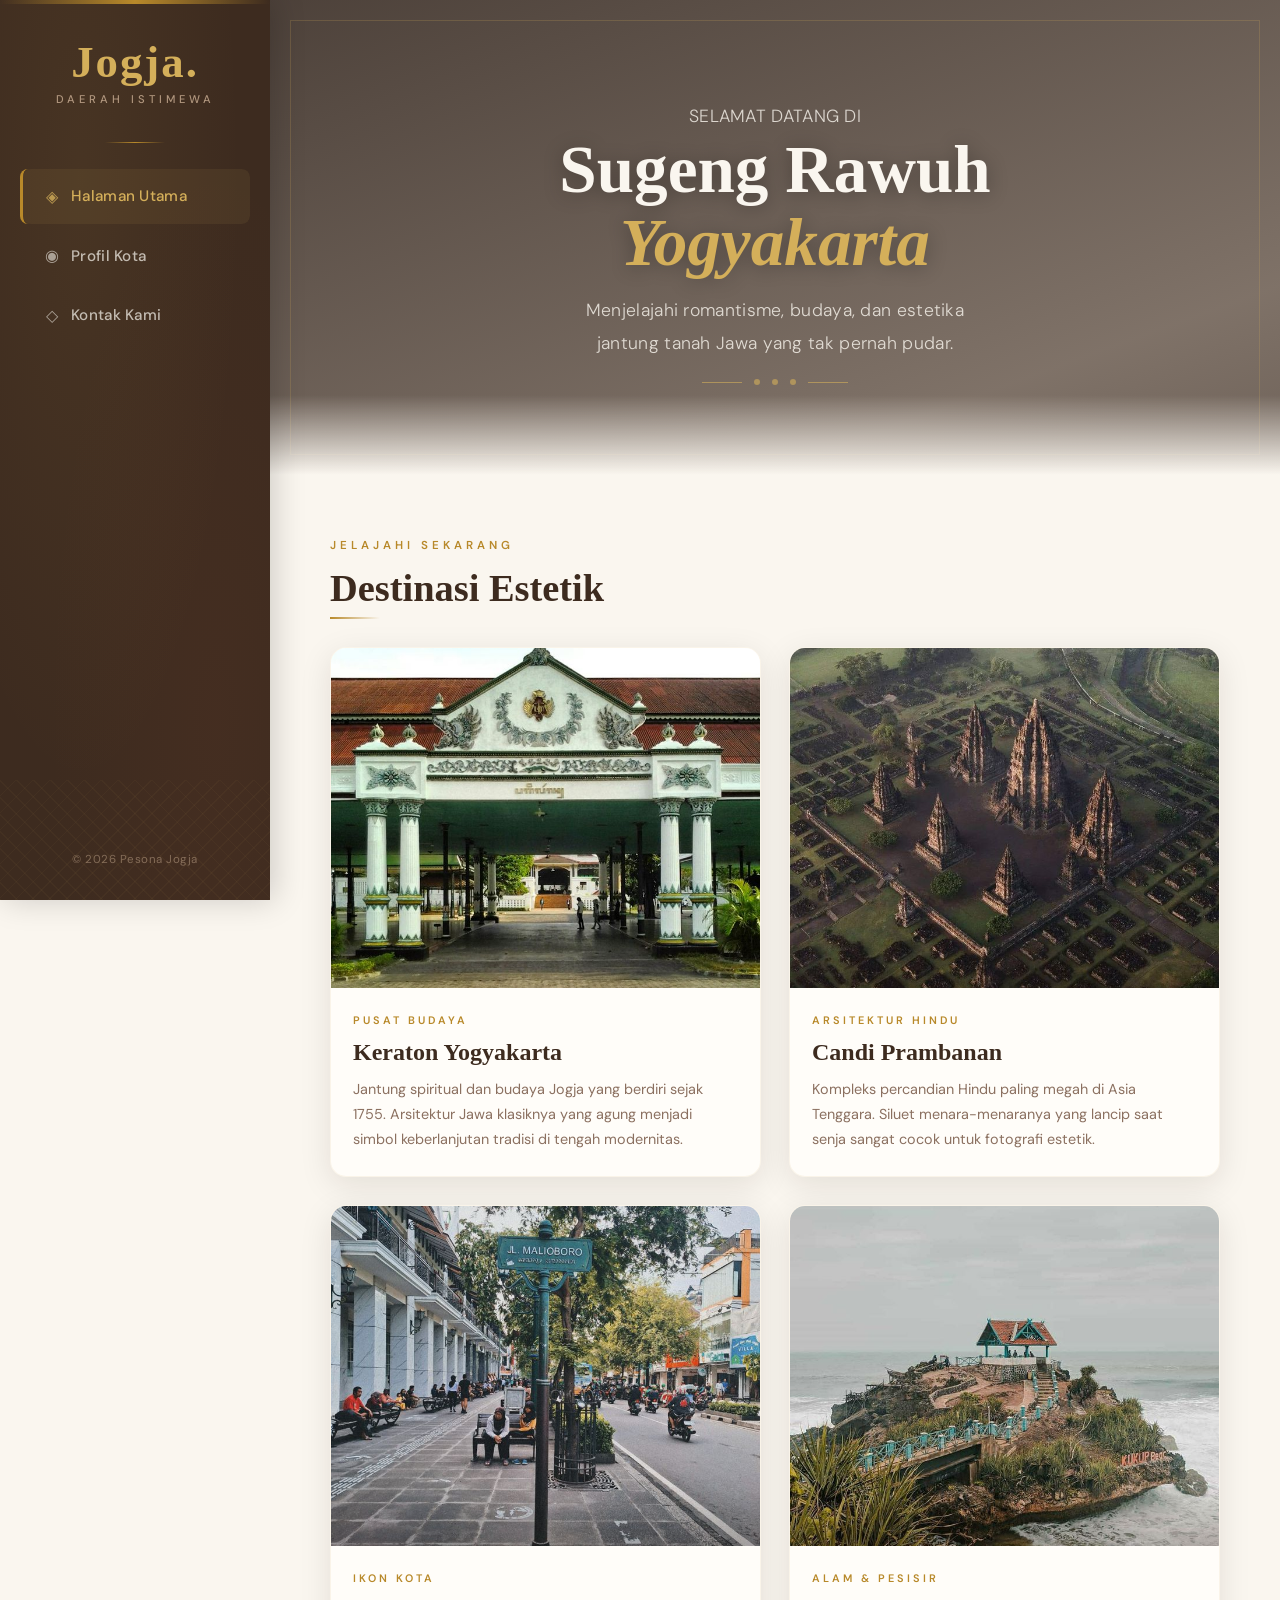
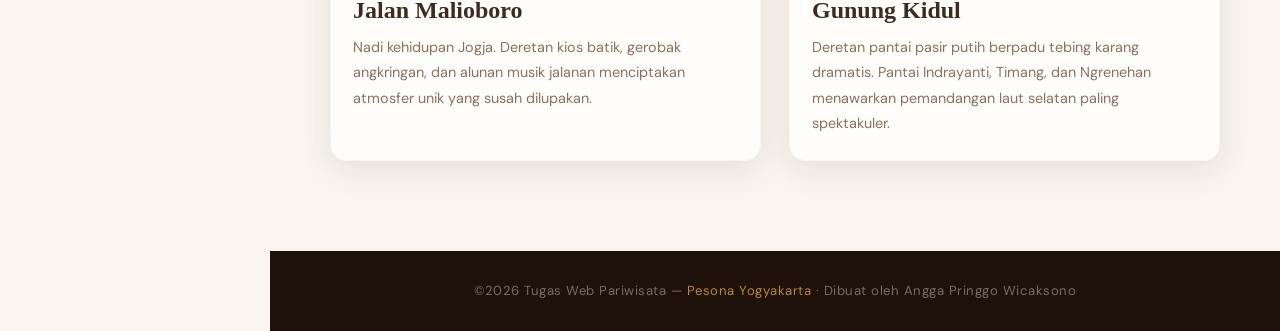
<file: index.html>
<!DOCTYPE html>
<html lang="id">
<head>
    <meta charset="UTF-8">
    <meta name="viewport" content="width=device-width, initial-scale=1.0">
    <title>Pesona Jogja — Halaman Utama</title>
    <link rel="stylesheet" href="style.css">
</head>
<body>

<div class="wrapper">

    <div class="sidebar">
        <div class="sidebar-brand">
            <h2 class="sidebar-title">Jogja.</h2>
            <p class="sidebar-sub">Daerah Istimewa</p>
        </div>
        <div class="sidebar-divider"></div>
        <ul class="menu">
            <li>
                <a href="index.html" class="active">
                    <span class="menu-icon">◈</span> Halaman Utama
                </a>
            </li>
            <li>
                <a href="profil.html">
                    <span class="menu-icon">◉</span> Profil Kota
                </a>
            </li>
            <li>
                <a href="kontak.html">
                    <span class="menu-icon">◇</span> Kontak Kami
                </a>
            </li>
        </ul>
        <div class="sidebar-footer">
            <p>© 2026 Pesona Jogja</p>
        </div>
    </div>

    <div class="main-area">

        <div class="header">
            <p class="header-eyebrow">Selamat Datang di</p>
            <h1>Sugeng Rawuh<br><span>Yogyakarta</span></h1>
            <p>Menjelajahi romantisme, budaya, dan estetika<br>jantung tanah Jawa yang tak pernah pudar.</p>
            <div class="header-ornament">
                <span></span>
                <i></i>
                <i></i>
                <i></i>
                <span></span>
            </div>
        </div>

        <div class="content">

            <div class="section-header">
                <span class="section-eyebrow">Jelajahi Sekarang</span>
                <h2 class="section-title">Destinasi Estetik</h2>
            </div>

            <div class="pinterest-grid">

                <div class="pin-card">
                    <div class="pin-card-img">
                        <img src="keraton.jpg" alt="Keraton Yogyakarta">
                    </div>
                    <div class="pin-card-body">
                        <span class="pin-card-tag">Pusat Budaya</span>
                        <h3>Keraton Yogyakarta</h3>
                        <p>Jantung spiritual dan budaya Jogja yang berdiri sejak 1755. Arsitektur Jawa klasiknya yang agung menjadi simbol keberlanjutan tradisi di tengah modernitas.</p>
                    </div>
                </div>

                <div class="pin-card">
                    <div class="pin-card-img">
                        <img src="prambanan.jpg" alt="Candi Prambanan">
                    </div>
                    <div class="pin-card-body">
                        <span class="pin-card-tag">Arsitektur Hindu</span>
                        <h3>Candi Prambanan</h3>
                        <p>Kompleks percandian Hindu paling megah di Asia Tenggara. Siluet menara-menaranya yang lancip saat senja sangat cocok untuk fotografi estetik.</p>
                    </div>
                </div>

                <div class="pin-card">
                    <div class="pin-card-img">
                        <img src="malioboro.jpg" alt="Jalan Malioboro">
                    </div>
                    <div class="pin-card-body">
                        <span class="pin-card-tag">Ikon Kota</span>
                        <h3>Jalan Malioboro</h3>
                        <p>Nadi kehidupan Jogja. Deretan kios batik, gerobak angkringan, dan alunan musik jalanan menciptakan atmosfer unik yang susah dilupakan.</p>
                    </div>
                </div>

                <div class="pin-card">
                    <div class="pin-card-img">
                        <img src="gunung kidul.jpg" alt="Pantai Gunungkidul">
                    </div>
                    <div class="pin-card-body">
                        <span class="pin-card-tag">Alam & Pesisir</span>
                        <h3>Gunung Kidul</h3>
                        <p>Deretan pantai pasir putih berpadu tebing karang dramatis. Pantai Indrayanti, Timang, dan Ngrenehan menawarkan pemandangan laut selatan paling spektakuler.</p>
                    </div>
                </div>

            </div>
        </div>

        <div class="footer">
            <p>©2026 Tugas Web Pariwisata — <span>Pesona Yogyakarta</span> · Dibuat oleh Angga Pringgo Wicaksono</p>
        </div>

    </div>
</div>

</body>
</html>
</file>
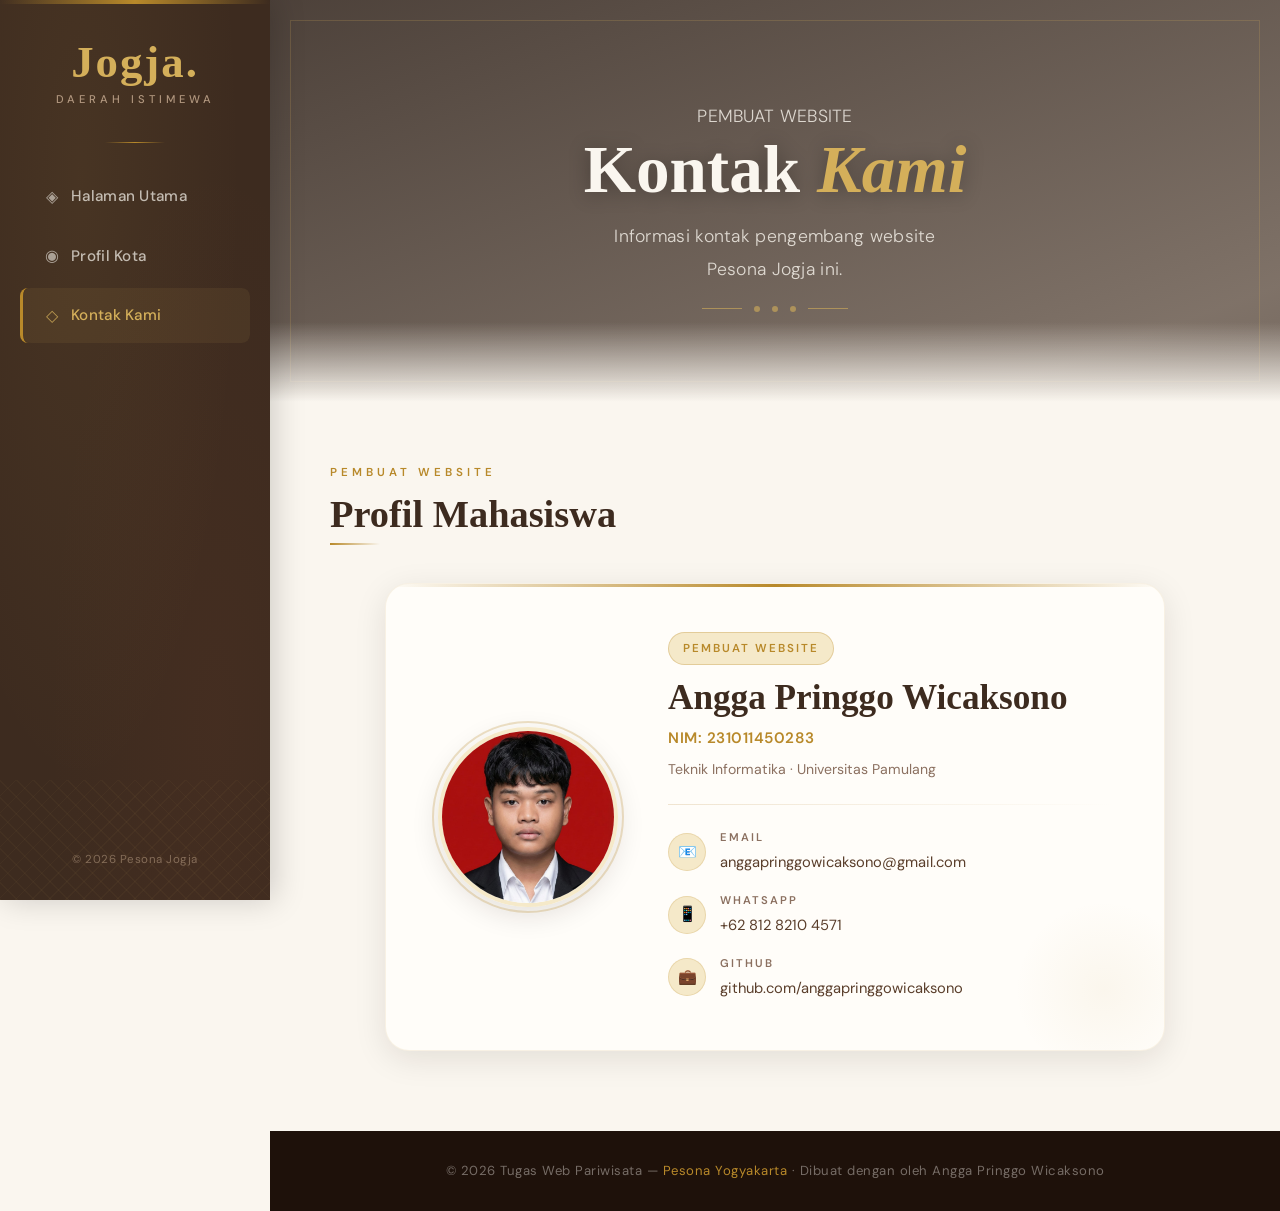
<file: kontak.html>
<!DOCTYPE html>
<html lang="id">
<head>
    <meta charset="UTF-8">
    <meta name="viewport" content="width=device-width, initial-scale=1.0">
    <title>Pesona Jogja — Kontak</title>
    <link rel="stylesheet" href="style.css">
</head>
<body>

<div class="wrapper">

    <div class="sidebar">
        <div class="sidebar-brand">
            <h2 class="sidebar-title">Jogja.</h2>
            <p class="sidebar-sub">Daerah Istimewa</p>
        </div>
        <div class="sidebar-divider"></div>
        <ul class="menu">
            <li>
                <a href="index.html">
                    <span class="menu-icon">◈</span> Halaman Utama
                </a>
            </li>
            <li>
                <a href="profil.html">
                    <span class="menu-icon">◉</span> Profil Kota
                </a>
            </li>
            <li>
                <a href="kontak.html" class="active">
                    <span class="menu-icon">◇</span> Kontak Kami
                </a>
            </li>
        </ul>
        <div class="sidebar-footer">
            <p>© 2026 Pesona Jogja</p>
        </div>
    </div>

    <div class="main-area">
        <div class="header" style="background-image: linear-gradient(160deg, rgba(30,17,10,0.82) 0%, rgba(61,43,31,0.65) 55%, rgba(30,17,10,0.80) 100%), url('https://images.unsplash.com/photo-1588668214407-6ea9a6d8c272?auto=format&fit=crop&w=1400&q=85');">
            <p class="header-eyebrow">Pembuat Website</p>
            <h1>Kontak <span>Kami</span></h1>
            <p>Informasi kontak pengembang website<br>Pesona Jogja ini.</p>
            <div class="header-ornament">
                <span></span><i></i><i></i><i></i><span></span>
            </div>
        </div>

        <div class="content">

            <div class="section-header">
                <span class="section-eyebrow">Pembuat Website</span>
                <h2 class="section-title">Profil Mahasiswa</h2>
            </div>

            <div class="student-card-wrap">
                <div class="student-card">
                    <div class="student-avatar">
                        <img src="Foto Diri.jpg" alt="Foto Profil Mahasiswa">
                    </div>

                    <div class="student-info">

                        <div class="student-badge">Pembuat Website</div>
                        <h2 class="student-name">Angga Pringgo Wicaksono</h2>
                        <p class="student-nim">NIM: 231011450283</p>
                        <p class="student-prodi">Teknik Informatika · Universitas Pamulang</p>
                        <div class="student-divider"></div>

                        <div class="student-contacts">

                            <div class="contact-item">
                                <div class="contact-icon">📧</div>
                                <div class="contact-detail">
                                    <strong>Email</strong>
                                    <span>anggapringgowicaksono@gmail.com</span>
                                </div>
                            </div>

                            <div class="contact-item">
                                <div class="contact-icon">📱</div>
                                <div class="contact-detail">
                                    <strong>WhatsApp</strong>
                                    <span>+62 812 8210 4571</span>
                                </div>
                            </div>

                            <div class="contact-item">
                                <div class="contact-icon">💼</div>
                                <div class="contact-detail">
                                    <strong>GitHub</strong>
                                    <span>github.com/anggapringgowicaksono</span>
                                </div>
                            </div>

                        </div>

                    </div>
                </div>
            </div>

        </div>
        <div class="footer">
            <p>© 2026 Tugas Web Pariwisata — <span>Pesona Yogyakarta</span> · Dibuat dengan oleh Angga Pringgo Wicaksono</p>
        </div>

    </div>
</div>

</body>
</html>
</file>
<file: style.css>
@import url('https://fonts.googleapis.com/css2?family=Cormorant+Garant:ital,wght@0,400;0,600;0,700;1,400&family=DM+Sans:wght@300;400;500;600&display=swap');

:root {
    --brown-deep:   #1E110A;
    --brown-main:   #3D2B1F;
    --brown-mid:    #5C3D2E;
    --brown-light:  #8B6650;
    --cream:        #FAF6EF;
    --cream-dark:   #F0E4D0;
    --cream-card:   #FFFDF9;
    --gold:         #B8892A;
    --gold-light:   #D4AF5A;
    --gold-pale:    #F5E9C9;
    --terra:        #B5563A;
    --text-dark:    #1E110A;
    --text-mid:     #5A3E2B;
    --text-soft:    #8B7060;
    --text-light:   #B0967E;
    --shadow-soft:  0 4px 20px rgba(30,17,10,0.08);
    --shadow-card:  0 8px 32px rgba(30,17,10,0.10);
    --shadow-hover: 0 16px 48px rgba(30,17,10,0.16);
    --radius-sm:    8px;
    --radius-md:    16px;
    --radius-lg:    24px;
    --transition:   all 0.35s cubic-bezier(0.4, 0, 0.2, 1);
}

*, *::before, *::after {
    margin: 0;
    padding: 0;
    box-sizing: border-box;
}

html { scroll-behavior: smooth; }

body {
    background-color: var(--cream);
    color: var(--text-dark);
    font-family: 'DM Sans', sans-serif;
    font-weight: 400;
    line-height: 1.85;
}

img { display: block; }

.wrapper {
    display: flex;
    min-height: 100vh;
}

.sidebar {
    width: 270px;
    background-color: var(--brown-main);
    background-image:
        radial-gradient(ellipse at 30% 20%, rgba(212,175,90,0.07) 0%, transparent 60%),
        radial-gradient(ellipse at 80% 80%, rgba(181,86,58,0.06) 0%, transparent 55%);
    color: var(--cream);
    display: flex;
    flex-direction: column;
    align-items: center;
    padding: 40px 0 30px;
    position: fixed;
    height: 100vh;
    box-shadow: 4px 0 30px rgba(0,0,0,0.18);
    z-index: 10;
    overflow: hidden;
}

.sidebar::before {
    content: '';
    position: absolute;
    top: 0; left: 0; right: 0;
    height: 4px;
    background: linear-gradient(90deg, transparent, var(--gold), transparent);
}

.sidebar::after {
    content: '';
    position: absolute;
    bottom: 0; left: 0; right: 0;
    height: 120px;
    background-image:
        repeating-linear-gradient(
            45deg,
            rgba(212,175,90,0.04) 0px,
            rgba(212,175,90,0.04) 1px,
            transparent 1px,
            transparent 12px
        ),
        repeating-linear-gradient(
            -45deg,
            rgba(212,175,90,0.04) 0px,
            rgba(212,175,90,0.04) 1px,
            transparent 1px,
            transparent 12px
        );
    pointer-events: none;
}

.sidebar-brand {
    text-align: center;
    margin-bottom: 10px;
    padding: 0 20px;
}

.sidebar-title {
    font-family: 'Cormorant Garant', serif;
    font-size: 2.8rem;
    font-weight: 700;
    color: var(--gold-light);
    letter-spacing: 2px;
    line-height: 1;
}

.sidebar-sub {
    font-size: 0.7rem;
    font-weight: 500;
    letter-spacing: 4px;
    text-transform: uppercase;
    color: var(--text-light);
    margin-top: 4px;
}

.sidebar-divider {
    width: 60px;
    height: 1px;
    background: linear-gradient(90deg, transparent, var(--gold), transparent);
    margin: 22px auto 26px;
}

.menu {
    list-style: none;
    width: 100%;
    padding: 0 20px;
}

.menu li {
    margin-bottom: 4px;
}

.menu li a {
    display: flex;
    align-items: center;
    gap: 10px;
    padding: 13px 20px;
    color: rgba(250,246,239,0.7);
    text-decoration: none;
    font-weight: 500;
    font-size: 0.95rem;
    letter-spacing: 0.3px;
    border-radius: var(--radius-sm);
    transition: var(--transition);
    border-left: 3px solid transparent;
    position: relative;
    overflow: hidden;
}

.menu li a::before {
    content: '';
    position: absolute;
    left: 0; top: 0; bottom: 0;
    width: 0;
    background: rgba(212,175,90,0.08);
    transition: width 0.3s ease;
    border-radius: var(--radius-sm);
}

.menu li a:hover::before,
.menu li a.active::before {
    width: 100%;
}

.menu li a:hover,
.menu li a.active {
    color: var(--gold-light);
    border-left-color: var(--gold);
}

.menu-icon {
    font-size: 1rem;
    opacity: 0.8;
    min-width: 18px;
    text-align: center;
}

.sidebar-footer {
    margin-top: auto;
    padding: 0 20px;
    text-align: center;
    font-size: 0.72rem;
    color: var(--text-light);
    opacity: 0.6;
    letter-spacing: 0.5px;
}

.main-area {
    margin-left: 270px;
    width: calc(100% - 270px);
    display: flex;
    flex-direction: column;
    min-height: 100vh;
}

.header {
    background-image:
        linear-gradient(
            160deg,
            rgba(30,17,10,0.82) 0%,
            rgba(61,43,31,0.65) 55%,
            rgba(30,17,10,0.80) 100%
        ),
        url('https://images.unsplash.com/photo-1588668214407-6ea9a6d8c272?auto=format&fit=crop&w=1400&q=85');
    background-size: cover;
    background-position: center 30%;
    background-attachment: fixed;
    padding: 100px 60px 90px;
    color: var(--cream);
    text-align: center;
    position: relative;
    overflow: hidden;
}

.header::before {
    content: '';
    position: absolute;
    top: 20px; left: 20px; right: 20px; bottom: 20px;
    border: 1px solid rgba(212,175,90,0.2);
    pointer-events: none;
}

.header::after {
    content: '';
    position: absolute;
    bottom: 0; left: 0; right: 0;
    height: 80px;
    background: linear-gradient(to bottom, transparent, var(--cream));
}

.header-eyebrow {
    font-size: 0.75rem;
    font-weight: 600;
    letter-spacing: 5px;
    text-transform: uppercase;
    color: var(--gold-light);
    margin-bottom: 16px;
    opacity: 0.9;
}

.header h1 {
    font-family: 'Cormorant Garant', serif;
    font-size: 4.2rem;
    font-weight: 700;
    color: var(--cream);
    line-height: 1.1;
    margin-bottom: 14px;
    text-shadow: 0 2px 20px rgba(0,0,0,0.3);
}

.header h1 span {
    color: var(--gold-light);
    font-style: italic;
}

.header p {
    font-size: 1.1rem;
    color: rgba(250,246,239,0.8);
    max-width: 560px;
    margin: 0 auto;
    font-weight: 300;
    letter-spacing: 0.3px;
}

.header-ornament {
    display: flex;
    align-items: center;
    justify-content: center;
    gap: 12px;
    margin: 20px auto 0;
    opacity: 0.6;
}

.header-ornament span {
    display: block;
    width: 40px;
    height: 1px;
    background: var(--gold-light);
}

.header-ornament i {
    color: var(--gold-light);
    font-size: 0.6rem;
    width: 6px;
    height: 6px;
    background: var(--gold-light);
    border-radius: 50%;
    display: block;
}

.content {
    padding: 60px 60px 40px;
    flex-grow: 1;
}

.section-header {
    margin-bottom: 36px;
}

.section-eyebrow {
    font-size: 0.72rem;
    font-weight: 600;
    letter-spacing: 4px;
    text-transform: uppercase;
    color: var(--gold);
    display: block;
    margin-bottom: 8px;
}

.section-title {
    font-family: 'Cormorant Garant', serif;
    font-size: 2.4rem;
    font-weight: 700;
    color: var(--brown-main);
    line-height: 1.2;
    position: relative;
    display: inline-block;
}

.section-title::after {
    content: '';
    position: absolute;
    bottom: -8px; left: 0;
    width: 50px;
    height: 2px;
    background: linear-gradient(90deg, var(--gold), transparent);
}

.pinterest-grid {
    display: grid;
    grid-template-columns: repeat(auto-fit, minmax(280px, 1fr));
    gap: 28px;
    margin-top: 20px;
    margin-bottom: 50px;
}

.pin-card {
    background: var(--cream-card);
    border-radius: var(--radius-md);
    overflow: hidden;
    box-shadow: var(--shadow-card);
    transition: var(--transition);
    border: 1px solid rgba(184,137,42,0.08);
    position: relative;
}

.pin-card:hover {
    transform: translateY(-10px);
    box-shadow: var(--shadow-hover);
    border-color: rgba(184,137,42,0.2);
}

.pin-card-img {
    position: relative;
    overflow: hidden;
}

.pin-card-img::after {
    content: '';
    position: absolute;
    bottom: 0; left: 0; right: 0;
    height: 60px;
    background: linear-gradient(transparent, rgba(30,17,10,0.25));
    pointer-events: none;
}

.pin-card img {
    width: 100%;
    height: 340px;
    object-fit: cover;
    transition: transform 0.5s cubic-bezier(0.4, 0, 0.2, 1);
    display: block;
}

.pin-card:hover img {
    transform: scale(1.04);
}

.pin-card-body {
    padding: 22px 22px 24px;
}

.pin-card-tag {
    font-size: 0.68rem;
    font-weight: 600;
    letter-spacing: 3px;
    text-transform: uppercase;
    color: var(--gold);
    margin-bottom: 8px;
    display: block;
}

.pin-card h3 {
    font-family: 'Cormorant Garant', serif;
    font-size: 1.5rem;
    font-weight: 700;
    color: var(--brown-main);
    margin-bottom: 10px;
    line-height: 1.2;
}

.pin-card p {
    font-size: 0.9rem;
    color: var(--text-soft);
    line-height: 1.75;
}

.flex-row {
    display: flex;
    gap: 50px;
    align-items: center;
    margin-bottom: 60px;
}

.flex-col {
    flex: 1;
}

.flex-col img {
    width: 100%;
    height: 370px;
    object-fit: cover;
    border-radius: var(--radius-md);
    box-shadow: var(--shadow-card);
}

.flex-col h3 {
    font-family: 'Cormorant Garant', serif;
    font-size: 1.9rem;
    font-weight: 700;
    color: var(--brown-main);
    margin-bottom: 16px;
    line-height: 1.2;
}

.flex-col p {
    margin-bottom: 16px;
    text-align: justify;
    color: var(--text-mid);
    font-size: 0.95rem;
}

.facts-row {
    display: flex;
    gap: 20px;
    margin-top: 24px;
}

.fact-item {
    flex: 1;
    background: var(--gold-pale);
    border-radius: var(--radius-sm);
    padding: 16px 14px;
    border-left: 3px solid var(--gold);
    text-align: center;
}

.fact-number {
    font-family: 'Cormorant Garant', serif;
    font-size: 1.8rem;
    font-weight: 700;
    color: var(--gold);
    display: block;
    line-height: 1;
}

.fact-label {
    font-size: 0.75rem;
    color: var(--text-mid);
    font-weight: 500;
    letter-spacing: 0.5px;
    display: block;
    margin-top: 4px;
}

.aesthetic-banner {
    background-size: cover;
    background-position: center;
    background-attachment: fixed;
    border-radius: var(--radius-lg);
    padding: 70px 50px;
    text-align: center;
    color: white;
    margin: 50px 0;
    position: relative;
    overflow: hidden;
    box-shadow: var(--shadow-card);
}

.aesthetic-banner::before {
    content: '';
    position: absolute;
    inset: 0;
    background: linear-gradient(160deg, rgba(30,17,10,0.75) 0%, rgba(93,60,40,0.6) 100%);
}

.aesthetic-banner::after {
    content: '';
    position: absolute;
    top: 16px; left: 16px; right: 16px; bottom: 16px;
    border: 1px solid rgba(212,175,90,0.25);
    border-radius: calc(var(--radius-lg) - 4px);
    pointer-events: none;
}

.aesthetic-banner > * {
    position: relative;
    z-index: 1;
}

.aesthetic-banner h2 {
    font-family: 'Cormorant Garant', serif;
    font-size: 2.8rem;
    font-weight: 700;
    color: var(--gold-light);
    margin-bottom: 16px;
    line-height: 1.2;
}

.aesthetic-banner p {
    font-size: 1.05rem;
    max-width: 640px;
    margin: 0 auto;
    font-weight: 300;
    line-height: 1.8;
    color: rgba(250,246,239,0.85);
}

.arts-grid {
    display: grid;
    grid-template-columns: repeat(2, 1fr);
    gap: 28px;
    margin-top: 20px;
    margin-bottom: 40px;
}

.arts-grid .pin-card img {
    height: 280px;
}

.contact-layout {
    display: grid;
    grid-template-columns: 3fr 2fr;
    gap: 32px;
    margin-bottom: 40px;
    align-items: start;
}

.form-box {
    background: var(--cream-card);
    border-radius: var(--radius-lg);
    padding: 44px 44px 40px;
    box-shadow: var(--shadow-card);
    border: 1px solid rgba(184,137,42,0.08);
}

.form-box h2 {
    font-family: 'Cormorant Garant', serif;
    font-size: 1.8rem;
    font-weight: 700;
    color: var(--brown-main);
    margin-bottom: 30px;
}

.form-group {
    margin-bottom: 28px;
}

.form-group label {
    display: block;
    font-size: 0.72rem;
    font-weight: 600;
    letter-spacing: 2px;
    text-transform: uppercase;
    color: var(--text-soft);
    margin-bottom: 10px;
}

.form-group input,
.form-group textarea,
.form-group select {
    width: 100%;
    padding: 12px 0;
    border: none;
    border-bottom: 1.5px solid var(--cream-dark);
    background: transparent;
    font-family: 'DM Sans', sans-serif;
    font-size: 0.98rem;
    color: var(--text-dark);
    transition: border-color 0.3s ease;
    outline: none;
    resize: vertical;
}

.form-group input::placeholder,
.form-group textarea::placeholder {
    color: var(--text-light);
    font-weight: 300;
}

.form-group input:focus,
.form-group textarea:focus,
.form-group select:focus {
    border-bottom-color: var(--gold);
}

.form-row {
    display: grid;
    grid-template-columns: 1fr 1fr;
    gap: 24px;
}

.btn-submit {
    display: block;
    width: 100%;
    background: var(--brown-main);
    color: var(--cream);
    border: none;
    padding: 16px 40px;
    font-family: 'DM Sans', sans-serif;
    font-size: 0.82rem;
    font-weight: 600;
    letter-spacing: 3px;
    text-transform: uppercase;
    cursor: pointer;
    border-radius: var(--radius-sm);
    transition: var(--transition);
    margin-top: 10px;
    position: relative;
    overflow: hidden;
}

.btn-submit::before {
    content: '';
    position: absolute;
    inset: 0;
    background: var(--gold);
    transform: scaleX(0);
    transform-origin: left;
    transition: transform 0.4s ease;
}

.btn-submit:hover::before {
    transform: scaleX(1);
}

.btn-submit span {
    position: relative;
    z-index: 1;
}

/* Info box kontak */
.info-box {
    background: var(--brown-main);
    background-image: radial-gradient(ellipse at 20% 30%, rgba(184,137,42,0.12) 0%, transparent 60%);
    border-radius: var(--radius-lg);
    padding: 40px 36px;
    color: var(--cream);
    position: sticky;
    top: 30px;
    box-shadow: var(--shadow-card);
    overflow: hidden;
}

.info-box::after {
    content: '';
    position: absolute;
    top: 14px; left: 14px; right: 14px; bottom: 14px;
    border: 1px solid rgba(212,175,90,0.15);
    border-radius: calc(var(--radius-lg) - 4px);
    pointer-events: none;
}

.info-box h3 {
    font-family: 'Cormorant Garant', serif;
    font-size: 1.6rem;
    font-weight: 700;
    color: var(--gold-light);
    margin-bottom: 28px;
    position: relative;
    z-index: 1;
}

.info-item {
    display: flex;
    gap: 14px;
    margin-bottom: 24px;
    position: relative;
    z-index: 1;
}

.info-icon {
    flex-shrink: 0;
    width: 40px;
    height: 40px;
    border-radius: 50%;
    background: rgba(184,137,42,0.15);
    border: 1px solid rgba(184,137,42,0.25);
    display: flex;
    align-items: center;
    justify-content: center;
    font-size: 1rem;
    color: var(--gold-light);
    margin-top: 2px;
}

.info-content strong {
    display: block;
    font-size: 0.72rem;
    font-weight: 600;
    letter-spacing: 2px;
    text-transform: uppercase;
    color: var(--gold);
    margin-bottom: 4px;
}

.info-content p {
    font-size: 0.92rem;
    color: rgba(250,246,239,0.75);
    line-height: 1.6;
}

.info-divider {
    width: 100%;
    height: 1px;
    background: linear-gradient(90deg, transparent, rgba(184,137,42,0.3), transparent);
    margin: 26px 0;
    position: relative;
    z-index: 1;
}

.social-links {
    display: flex;
    gap: 10px;
    flex-wrap: wrap;
    position: relative;
    z-index: 1;
}

.social-badge {
    display: inline-block;
    padding: 7px 14px;
    background: rgba(212,175,90,0.12);
    border: 1px solid rgba(212,175,90,0.25);
    border-radius: 30px;
    color: var(--gold-light);
    font-size: 0.8rem;
    font-weight: 500;
    text-decoration: none;
    transition: var(--transition);
    letter-spacing: 0.3px;
}

.social-badge:hover {
    background: rgba(212,175,90,0.25);
    border-color: rgba(212,175,90,0.5);
    color: var(--gold-light);
}

.footer {
    background-color: var(--brown-deep);
    color: rgba(250,246,239,0.4);
    text-align: center;
    padding: 28px 40px;
    font-size: 0.82rem;
    letter-spacing: 0.5px;
    margin-top: auto;
}

.footer span {
    color: var(--gold);
}

@keyframes fadeUp {
    from { opacity: 0; transform: translateY(28px); }
    to   { opacity: 1; transform: translateY(0); }
}

.pin-card {
    animation: fadeUp 0.6s ease both;
}
.pin-card:nth-child(1) { animation-delay: 0.05s; }
.pin-card:nth-child(2) { animation-delay: 0.15s; }
.pin-card:nth-child(3) { animation-delay: 0.25s; }
.pin-card:nth-child(4) { animation-delay: 0.35s; }

.header h1 { animation: fadeUp 0.7s ease 0.1s both; }
.header p  { animation: fadeUp 0.7s ease 0.25s both; }

.student-card-wrap {
    display: flex;
    justify-content: center;
    padding: 10px 0 40px;
}

.student-card {
    display: flex;
    gap: 50px;
    align-items: center;
    background: var(--cream-card);
    border-radius: var(--radius-lg);
    padding: 48px 52px;
    box-shadow: var(--shadow-card);
    border: 1px solid rgba(184,137,42,0.10);
    max-width: 780px;
    width: 100%;
    position: relative;
    overflow: hidden;
}

.student-card::before {
    content: '';
    position: absolute;
    top: 0; left: 0; right: 0;
    height: 3px;
    background: linear-gradient(90deg, transparent, var(--gold), transparent);
}

.student-card::after {
    content: '';
    position: absolute;
    bottom: -30px; right: -30px;
    width: 180px; height: 180px;
    border-radius: 50%;
    background: radial-gradient(circle, rgba(184,137,42,0.06) 0%, transparent 70%);
    pointer-events: none;
}

.student-avatar {
    flex-shrink: 0;
    width: 180px;
    height: 180px;
    border-radius: 50%;
    overflow: hidden;
    border: 4px solid var(--gold-pale);
    outline: 2px solid rgba(184,137,42,0.25);
    outline-offset: 4px;
    box-shadow: 0 8px 28px rgba(30,17,10,0.12);
}

.student-avatar img {
    width: 100%;
    height: 100%;
    object-fit: cover;
    display: block;
}

.student-info {
    flex: 1;
}

.student-badge {
    display: inline-block;
    padding: 5px 14px;
    background: var(--gold-pale);
    border: 1px solid rgba(184,137,42,0.3);
    border-radius: 30px;
    font-size: 0.72rem;
    font-weight: 600;
    letter-spacing: 2px;
    text-transform: uppercase;
    color: var(--gold);
    margin-bottom: 14px;
}

.student-name {
    font-family: 'Cormorant Garant', serif;
    font-size: 2.2rem;
    font-weight: 700;
    color: var(--brown-main);
    line-height: 1.1;
    margin-bottom: 6px;
}

.student-nim {
    font-size: 0.95rem;
    font-weight: 600;
    color: var(--gold);
    letter-spacing: 0.5px;
    margin-bottom: 4px;
}

.student-prodi {
    font-size: 0.88rem;
    color: var(--text-soft);
    font-weight: 400;
}

.student-divider {
    width: 100%;
    height: 1px;
    background: linear-gradient(90deg, var(--cream-dark), transparent);
    margin: 22px 0;
}

/* Baris kontak */
.student-contacts {
    display: flex;
    flex-direction: column;
    gap: 14px;
}

.contact-item {
    display: flex;
    align-items: center;
    gap: 14px;
}

.contact-icon {
    flex-shrink: 0;
    width: 38px;
    height: 38px;
    background: var(--gold-pale);
    border: 1px solid rgba(184,137,42,0.2);
    border-radius: 50%;
    display: flex;
    align-items: center;
    justify-content: center;
    font-size: 0.95rem;
}

.contact-detail {
    display: flex;
    flex-direction: column;
    gap: 1px;
}

.contact-detail strong {
    font-size: 0.7rem;
    font-weight: 600;
    letter-spacing: 2px;
    text-transform: uppercase;
    color: var(--text-soft);
}

.contact-detail span {
    font-size: 0.92rem;
    color: var(--text-mid);
    font-weight: 400;
}

/* =========================================
   PENGATURAN RESPONSIVE UNTUK HP (MOBILE)
   ========================================= */
@media screen and (max-width: 768px) {
    /* Mengubah layout utama dari Kiri-Kanan menjadi Atas-Bawah */
    .wrapper {
        flex-direction: column;
    }

    /* Mengatur ulang Sidebar menjadi Header di atas */
    .sidebar {
        width: 100%;
        height: auto;
        position: relative;
        padding: 30px 20px 20px;
        box-shadow: 0 4px 20px rgba(0,0,0,0.1);
    }

    .main-area {
        margin-left: 0;
        width: 100%;
    }

    /* Menyesuaikan ukuran padding dan teks di Header */
    .header {
        padding: 60px 30px 50px;
    }

    .header h1 {
        font-size: 2.8rem;
    }

    .content {
        padding: 40px 20px;
    }

    /* Memaksa Grid menjadi 1 kolom (berjejer ke bawah) */
    .pinterest-grid,
    .arts-grid {
        grid-template-columns: 1fr;
    }

    /* Menyesuaikan layout Halaman Profil dan Kontak */
    .flex-row,
    .contact-layout {
        flex-direction: column;
        grid-template-columns: 1fr;
        gap: 30px;
    }

    .facts-row {
        flex-direction: column;
    }

    .student-card {
        flex-direction: column;
        padding: 30px 20px;
        text-align: center;
        gap: 20px;
    }

    .student-avatar {
        width: 140px;
        height: 140px;
        margin: 0 auto;
    }
    
    .student-contacts {
        align-items: center;
        text-align: left;
    }
}
</file>
